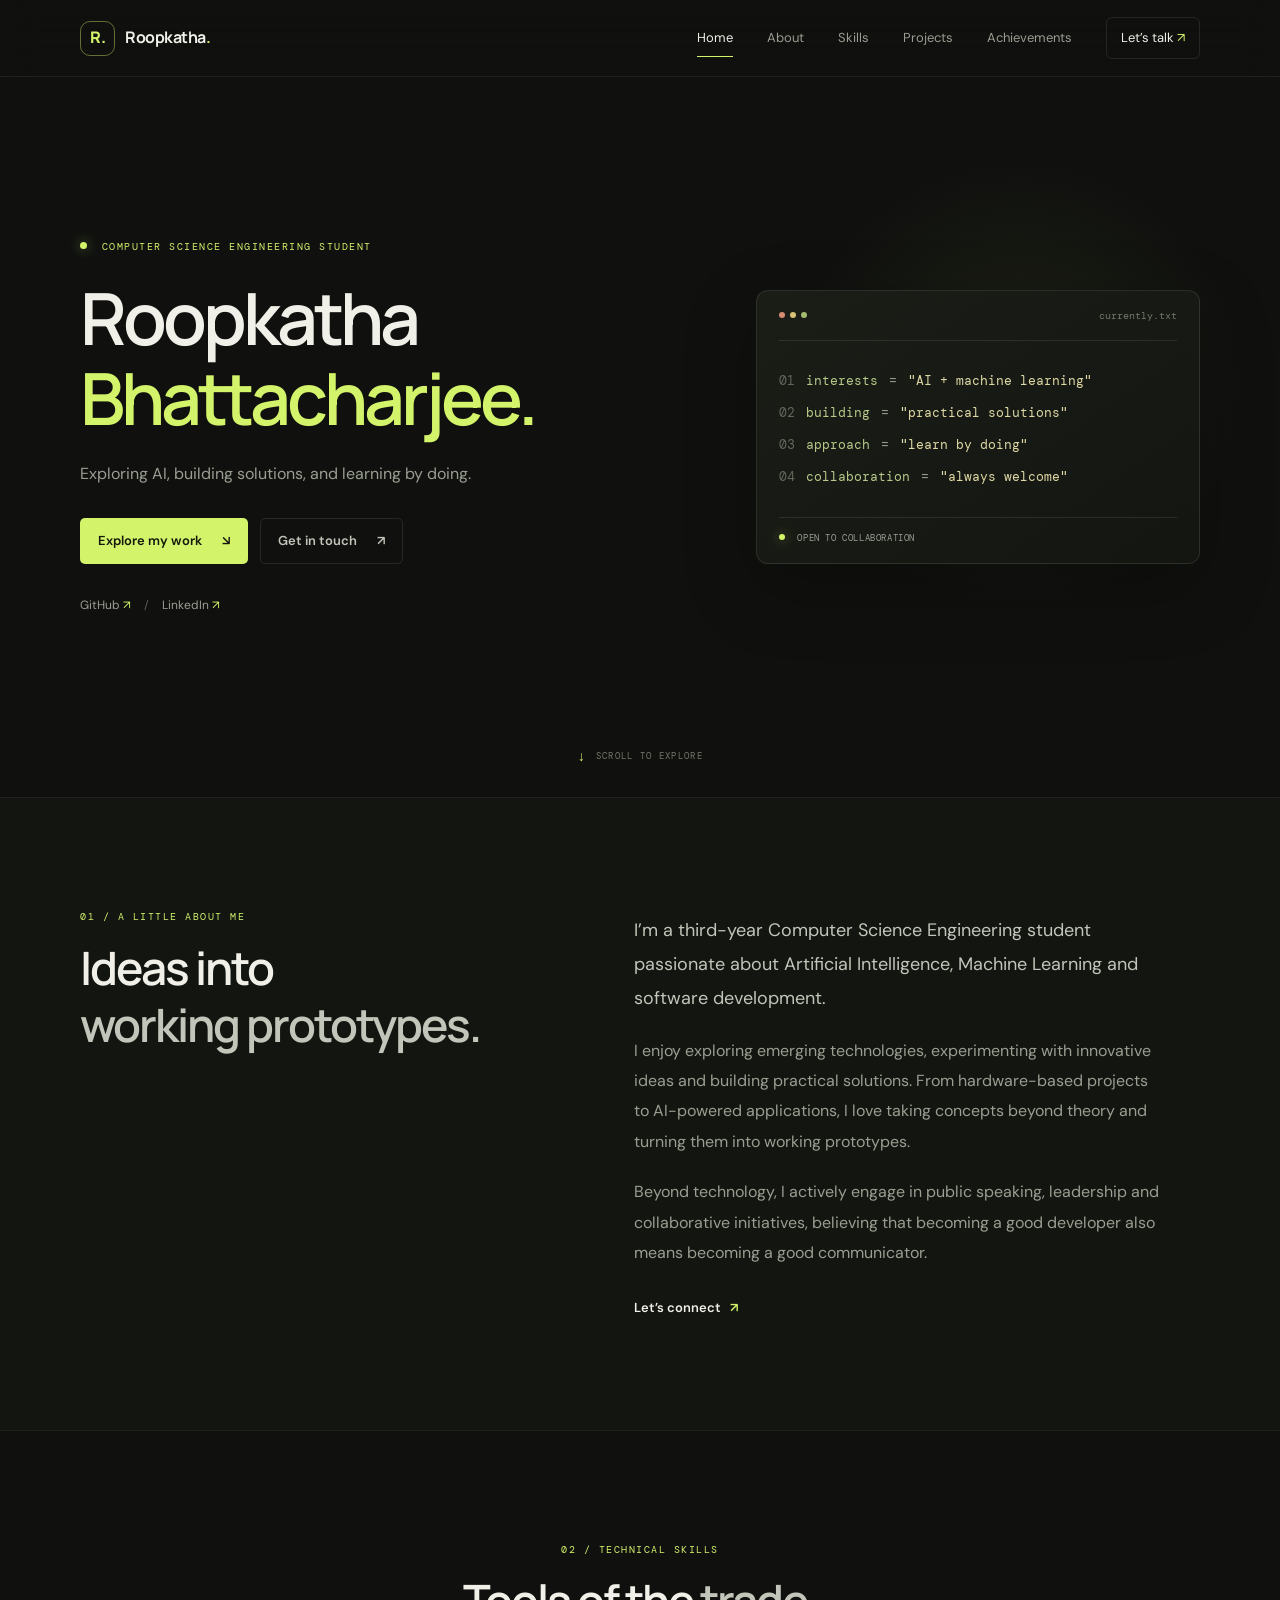
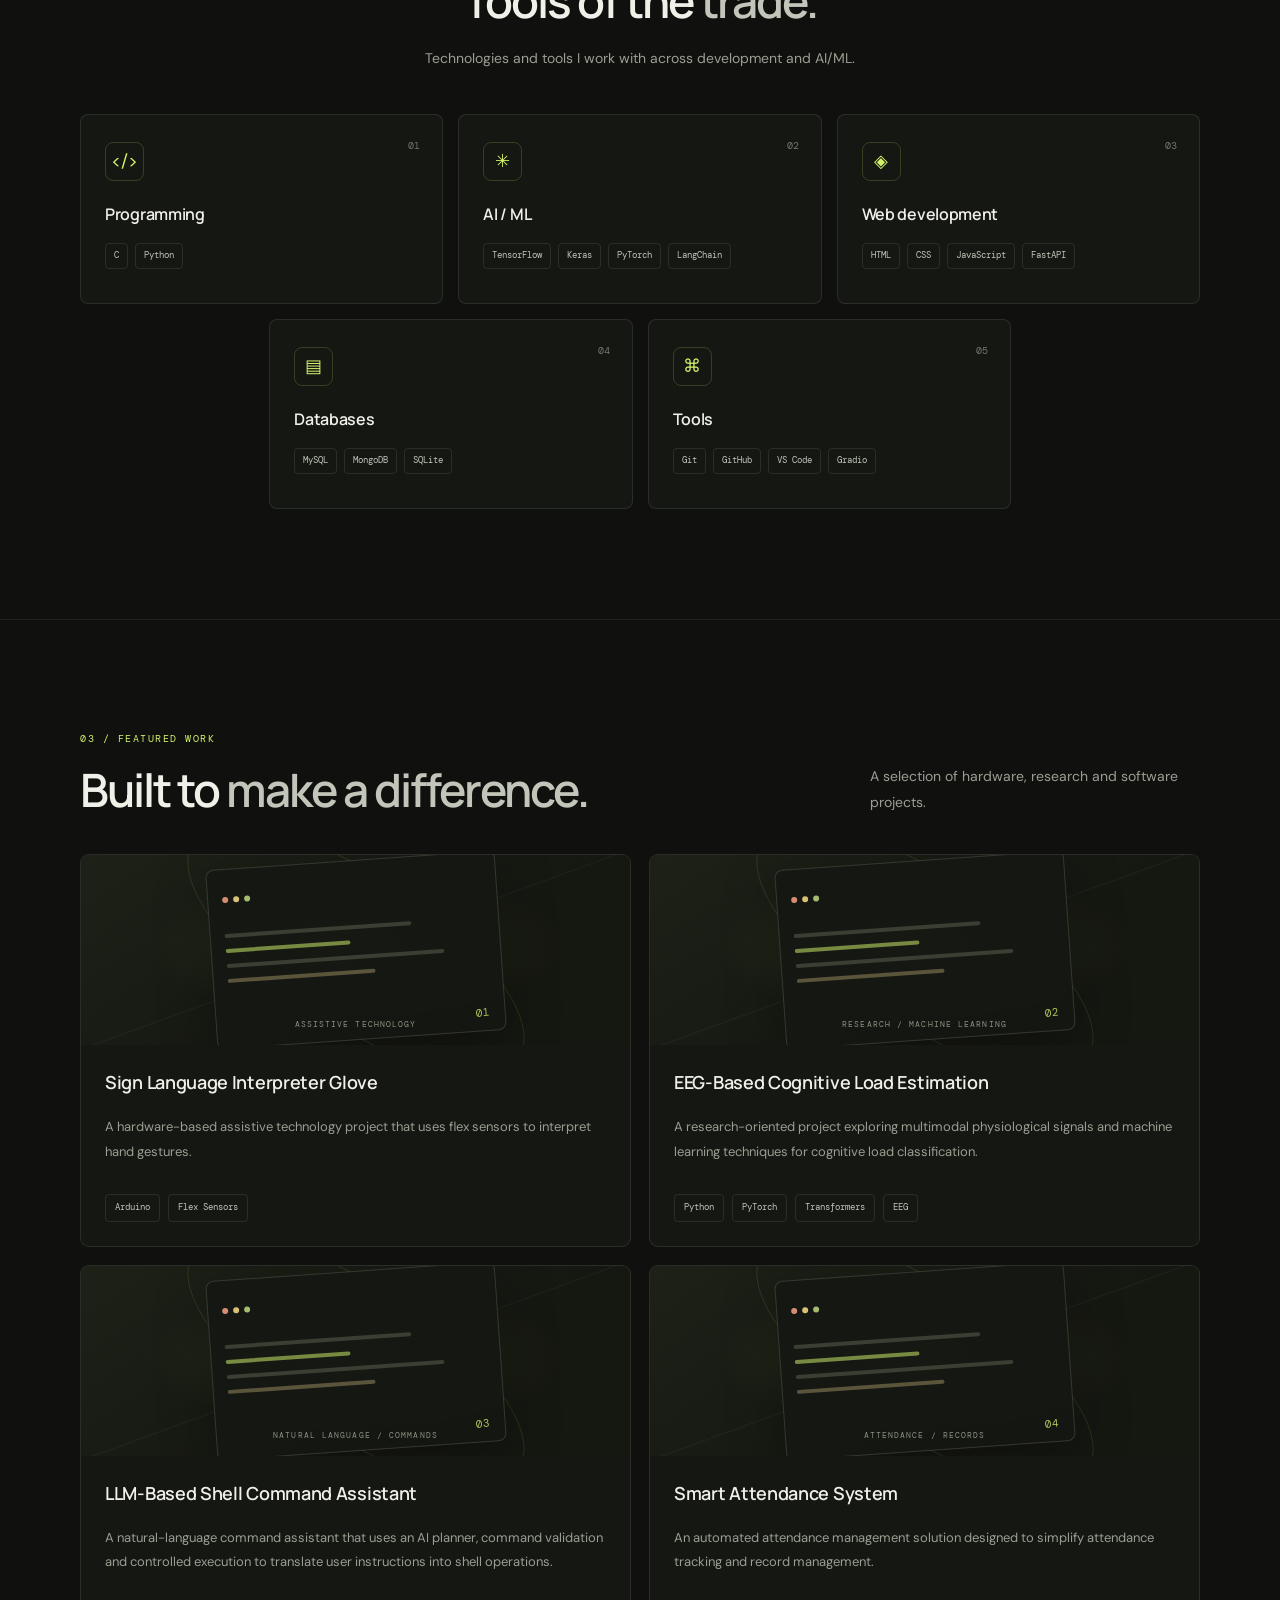
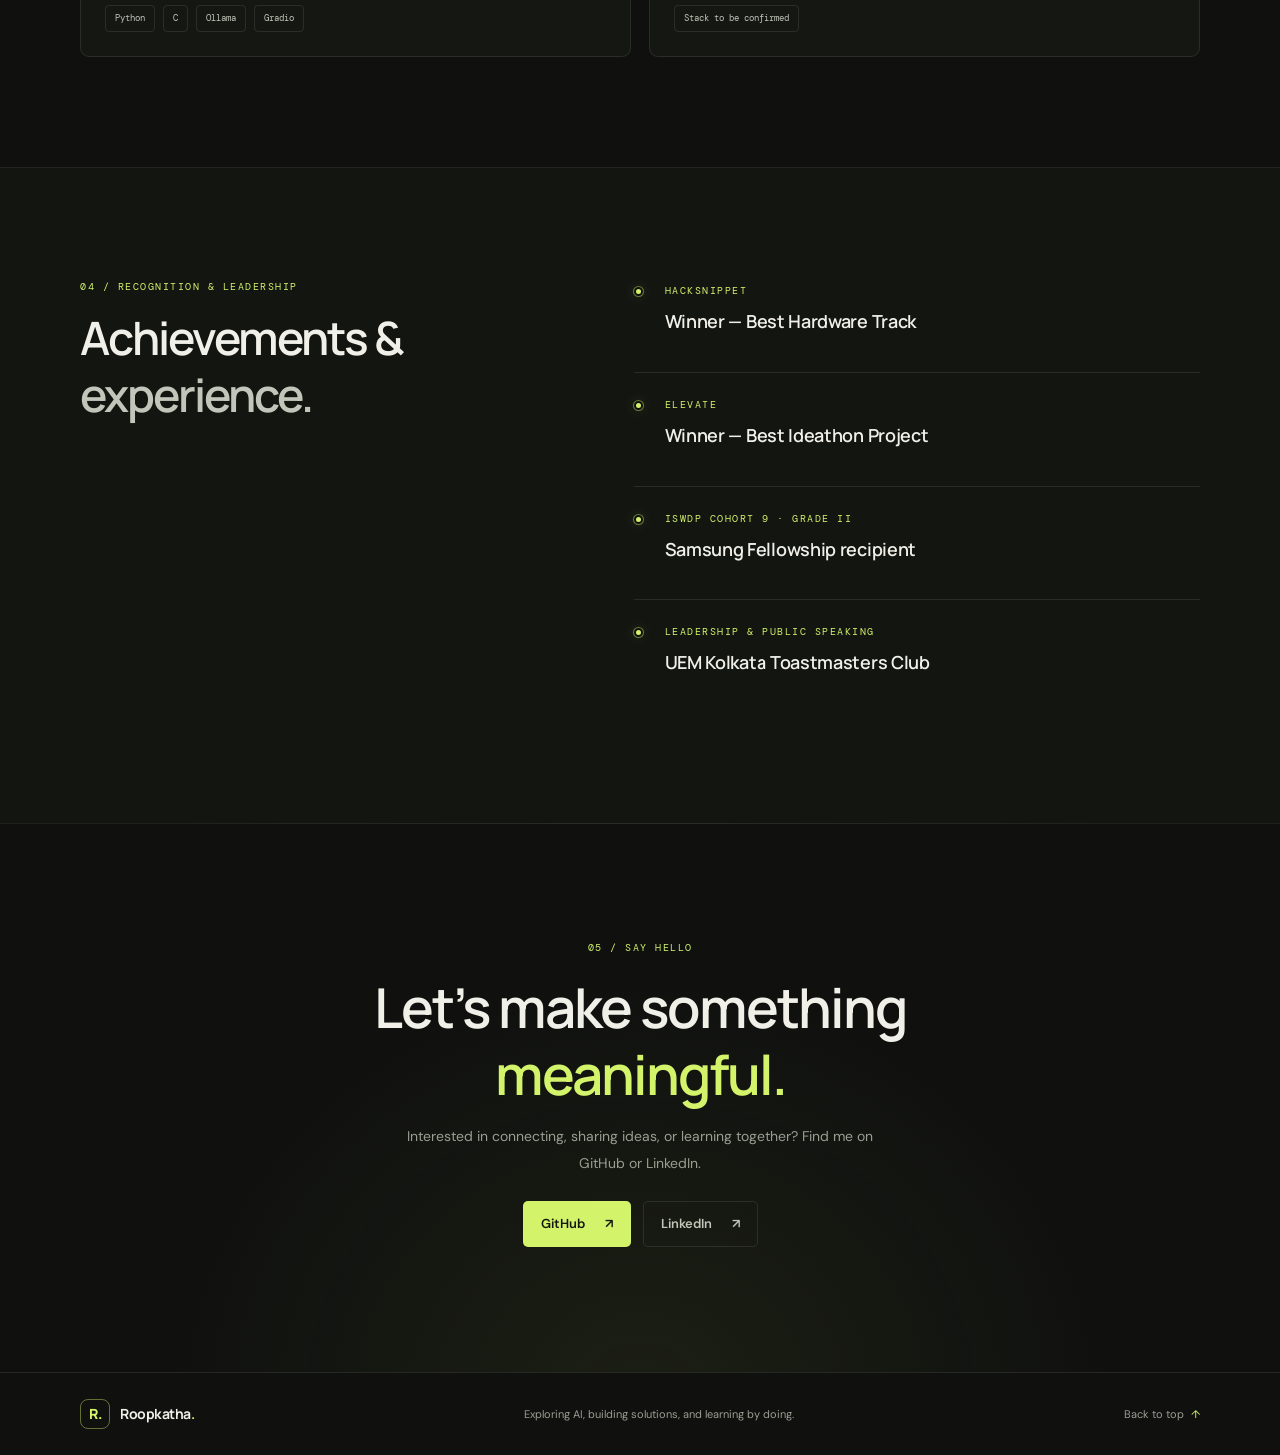
<file: 01-github-copilot-app/index.html>
<!DOCTYPE html>
<html lang="en">
  <head>
    <meta charset="UTF-8" />
    <meta name="viewport" content="width=device-width, initial-scale=1" />
    <meta
      name="description"
      content="The personal portfolio of Roopkatha Bhattacharjee, a Computer Science Engineering student exploring AI, building solutions, and learning by doing."
    />
    <meta name="theme-color" content="#10110f" />
    <title>Roopkatha Bhattacharjee — Developer Portfolio</title>
    <link rel="preconnect" href="https://fonts.googleapis.com" />
    <link rel="preconnect" href="https://fonts.gstatic.com" crossorigin />
    <link
      href="https://fonts.googleapis.com/css2?family=DM+Mono:wght@400;500&family=DM+Sans:wght@400;500;600;700&family=Manrope:wght@400;500;600;700;800&display=swap"
      rel="stylesheet"
    />
    <link rel="stylesheet" href="style.css" />
    <script src="script.js" defer></script>
  </head>
  <body>
    <a class="skip-link" href="#main">Skip to content</a>

    <header class="site-header">
      <nav class="navigation container" aria-label="Main navigation">
        <a class="brand" href="#home" aria-label="Roopkatha Bhattacharjee, home">
          <span class="brand-mark" aria-hidden="true">R.</span>
          <span class="brand-name">Roopkatha<span>.</span></span>
        </a>

        <button
          class="menu-toggle"
          type="button"
          aria-label="Open navigation menu"
          aria-expanded="false"
          aria-controls="primary-menu"
        >
          <span></span>
          <span></span>
        </button>

        <div class="navigation-menu" id="primary-menu">
          <a class="navigation-link is-active" href="#home">Home</a>
          <a class="navigation-link" href="#about">About</a>
          <a class="navigation-link" href="#skills">Skills</a>
          <a class="navigation-link" href="#projects">Projects</a>
          <a class="navigation-link" href="#journey">Achievements</a>
          <a class="navigation-contact" href="#contact">Let’s talk <span aria-hidden="true">↗</span></a>
        </div>
      </nav>
    </header>

    <main id="main">
      <section class="hero section-shell" id="home" aria-labelledby="hero-title">
        <div class="hero-glow" aria-hidden="true"></div>
        <div class="container hero-layout">
          <div class="hero-copy">
            <p class="eyebrow"><span class="status-dot"></span> COMPUTER SCIENCE ENGINEERING STUDENT</p>
            <h1 id="hero-title">Roopkatha<br /><span>Bhattacharjee.</span></h1>
            <p class="hero-description">Exploring AI, building solutions, and learning by doing.</p>
            <div class="hero-actions">
              <a class="button button-primary" href="#projects">Explore my work <span aria-hidden="true">↘</span></a>
              <a class="button button-secondary" href="#contact">Get in touch <span aria-hidden="true">↗</span></a>
            </div>
            <div class="hero-socials" aria-label="Social profiles">
              <a href="https://github.com/Ro-opkatha" target="_blank" rel="noopener noreferrer">
                GitHub <span aria-hidden="true">↗</span>
              </a>
              <span class="social-divider" aria-hidden="true">/</span>
              <a
                href="https://www.linkedin.com/in/roopkatha-bhattacharjee-212216328"
                target="_blank"
                rel="noopener noreferrer"
              >
                LinkedIn <span aria-hidden="true">↗</span>
              </a>
            </div>
          </div>

          <aside class="hero-card" aria-label="Areas I’m exploring">
            <div class="card-topline">
              <span class="window-dots" aria-hidden="true"><i></i><i></i><i></i></span>
              <span>currently.txt</span>
            </div>
            <div class="card-content">
              <p><span class="code-number">01</span><span class="code-key">interests</span> <span class="code-punctuation">=</span> <span class="code-value">"AI + machine learning"</span></p>
              <p><span class="code-number">02</span><span class="code-key">building</span> <span class="code-punctuation">=</span> <span class="code-value">"practical solutions"</span></p>
              <p><span class="code-number">03</span><span class="code-key">approach</span> <span class="code-punctuation">=</span> <span class="code-value">"learn by doing"</span></p>
              <p><span class="code-number">04</span><span class="code-key">collaboration</span> <span class="code-punctuation">=</span> <span class="code-value">"always welcome"</span></p>
            </div>
            <div class="card-bottomline"><span class="status-dot"></span> OPEN TO COLLABORATION</div>
          </aside>
        </div>
        <a class="scroll-cue" href="#about"><span aria-hidden="true">↓</span> SCROLL TO EXPLORE</a>
      </section>

      <section class="section section-about" id="about" aria-labelledby="about-title">
        <div class="container section-grid">
          <div class="section-heading">
            <p class="eyebrow">01 / A LITTLE ABOUT ME</p>
            <h2 id="about-title">Ideas into<br /><span>working prototypes.</span></h2>
          </div>
          <div class="about-copy">
            <p>
              I’m a third-year Computer Science Engineering student passionate about Artificial
              Intelligence, Machine Learning and software development.
            </p>
            <p>
              I enjoy exploring emerging technologies, experimenting with innovative ideas and
              building practical solutions. From hardware-based projects to AI-powered
              applications, I love taking concepts beyond theory and turning them into working
              prototypes.
            </p>
            <p>
              Beyond technology, I actively engage in public speaking, leadership and collaborative
              initiatives, believing that becoming a good developer also means becoming a good
              communicator.
            </p>
            <a class="text-link" href="#contact">Let’s connect <span aria-hidden="true">↗</span></a>
          </div>
        </div>
      </section>

      <section class="section section-skills" id="skills" aria-labelledby="skills-title">
        <div class="container">
          <div class="section-heading section-heading-centered">
            <p class="eyebrow">02 / TECHNICAL SKILLS</p>
            <h2 id="skills-title">Tools of the <span>trade.</span></h2>
            <p class="section-intro">Technologies and tools I work with across development and AI/ML.</p>
          </div>
          <div class="skills-grid">
            <article class="skill-card">
              <span class="skill-index">01</span>
              <span class="skill-icon" aria-hidden="true">&lt;/&gt;</span>
              <h3>Programming</h3>
              <div class="skill-tags"><span>C</span><span>Python</span></div>
            </article>
            <article class="skill-card">
              <span class="skill-index">02</span>
              <span class="skill-icon" aria-hidden="true">✳</span>
              <h3>AI / ML</h3>
              <div class="skill-tags"><span>TensorFlow</span><span>Keras</span><span>PyTorch</span><span>LangChain</span></div>
            </article>
            <article class="skill-card">
              <span class="skill-index">03</span>
              <span class="skill-icon" aria-hidden="true">◈</span>
              <h3>Web development</h3>
              <div class="skill-tags"><span>HTML</span><span>CSS</span><span>JavaScript</span><span>FastAPI</span></div>
            </article>
            <article class="skill-card">
              <span class="skill-index">04</span>
              <span class="skill-icon" aria-hidden="true">▤</span>
              <h3>Databases</h3>
              <div class="skill-tags"><span>MySQL</span><span>MongoDB</span><span>SQLite</span></div>
            </article>
            <article class="skill-card">
              <span class="skill-index">05</span>
              <span class="skill-icon" aria-hidden="true">⌘</span>
              <h3>Tools</h3>
              <div class="skill-tags"><span>Git</span><span>GitHub</span><span>VS Code</span><span>Gradio</span></div>
            </article>
          </div>
        </div>
      </section>

      <section class="section section-projects" id="projects" aria-labelledby="projects-title">
        <div class="container">
          <div class="section-heading section-heading-row">
            <div>
              <p class="eyebrow">03 / FEATURED WORK</p>
              <h2 id="projects-title">Built to <span>make a difference.</span></h2>
            </div>
            <p class="section-intro">A selection of hardware, research and software projects.</p>
          </div>
          <div class="projects-grid">
            <article class="project-card">
              <div class="project-visual" aria-hidden="true">
                <div class="project-window">
                  <span class="window-dots"><i></i><i></i><i></i></span>
                  <div class="project-window-lines"><span></span><span></span><span></span><span></span></div>
                  <span class="project-window-mark">01</span>
                </div>
                <span class="project-orbit project-orbit-one"></span>
                <span class="project-orbit project-orbit-two"></span>
                <span class="project-visual-label">ASSISTIVE TECHNOLOGY</span>
              </div>
              <div class="project-information">
                <h3>Sign Language Interpreter Glove</h3>
                <p>A hardware-based assistive technology project that uses flex sensors to interpret hand gestures.</p>
                <div class="project-meta" aria-label="Technologies">
                  <span>Arduino</span><span>Flex Sensors</span>
                </div>
              </div>
            </article>
            <article class="project-card">
              <div class="project-visual" aria-hidden="true">
                <div class="project-window">
                  <span class="window-dots"><i></i><i></i><i></i></span>
                  <div class="project-window-lines"><span></span><span></span><span></span><span></span></div>
                  <span class="project-window-mark">02</span>
                </div>
                <span class="project-orbit project-orbit-one"></span>
                <span class="project-orbit project-orbit-two"></span>
                <span class="project-visual-label">RESEARCH / MACHINE LEARNING</span>
              </div>
              <div class="project-information">
                <h3>EEG-Based Cognitive Load Estimation</h3>
                <p>A research-oriented project exploring multimodal physiological signals and machine learning techniques for cognitive load classification.</p>
                <div class="project-meta" aria-label="Technologies">
                  <span>Python</span><span>PyTorch</span><span>Transformers</span><span>EEG</span>
                </div>
              </div>
            </article>
            <article class="project-card">
              <div class="project-visual" aria-hidden="true">
                <div class="project-window">
                  <span class="window-dots"><i></i><i></i><i></i></span>
                  <div class="project-window-lines"><span></span><span></span><span></span><span></span></div>
                  <span class="project-window-mark">03</span>
                </div>
                <span class="project-orbit project-orbit-one"></span>
                <span class="project-orbit project-orbit-two"></span>
                <span class="project-visual-label">NATURAL LANGUAGE / COMMANDS</span>
              </div>
              <div class="project-information">
                <h3>LLM-Based Shell Command Assistant</h3>
                <p>A natural-language command assistant that uses an AI planner, command validation and controlled execution to translate user instructions into shell operations.</p>
                <div class="project-meta" aria-label="Technologies">
                  <span>Python</span><span>C</span><span>Ollama</span><span>Gradio</span>
                </div>
              </div>
            </article>
            <article class="project-card">
              <div class="project-visual" aria-hidden="true">
                <div class="project-window">
                  <span class="window-dots"><i></i><i></i><i></i></span>
                  <div class="project-window-lines"><span></span><span></span><span></span><span></span></div>
                  <span class="project-window-mark">04</span>
                </div>
                <span class="project-orbit project-orbit-one"></span>
                <span class="project-orbit project-orbit-two"></span>
                <span class="project-visual-label">ATTENDANCE / RECORDS</span>
              </div>
              <div class="project-information">
                <h3>Smart Attendance System</h3>
                <p>An automated attendance management solution designed to simplify attendance tracking and record management.</p>
                <div class="project-meta" aria-label="Technologies; update when confirmed">
                  <!-- Replace this editable stack label with confirmed technologies when available. -->
                  <span>Stack to be confirmed</span>
                </div>
              </div>
            </article>
          </div>
        </div>
      </section>

      <section class="section section-journey" id="journey" aria-labelledby="journey-title">
        <div class="container section-grid">
          <div class="section-heading">
            <p class="eyebrow">04 / RECOGNITION &amp; LEADERSHIP</p>
            <h2 id="journey-title">Achievements &amp;<br /><span>experience.</span></h2>
          </div>
          <div class="journey-content">
            <article class="journey-entry">
              <span class="journey-marker" aria-hidden="true"></span>
              <div>
                <p class="eyebrow">HACKSNIPPET</p>
                <h3>Winner — Best Hardware Track</h3>
              </div>
            </article>
            <article class="journey-entry">
              <span class="journey-marker" aria-hidden="true"></span>
              <div>
                <p class="eyebrow">ELEVATE</p>
                <h3>Winner — Best Ideathon Project</h3>
              </div>
            </article>
            <article class="journey-entry">
              <span class="journey-marker" aria-hidden="true"></span>
              <div>
                <p class="eyebrow">ISWDP COHORT 9 · GRADE II</p>
                <h3>Samsung Fellowship recipient</h3>
              </div>
            </article>
            <article class="journey-entry">
              <span class="journey-marker" aria-hidden="true"></span>
              <div>
                <p class="eyebrow">LEADERSHIP &amp; PUBLIC SPEAKING</p>
                <h3>UEM Kolkata Toastmasters Club</h3>
              </div>
            </article>
          </div>
        </div>
      </section>

      <section class="section section-contact" id="contact" aria-labelledby="contact-title">
        <div class="container contact-content">
          <p class="eyebrow">05 / SAY HELLO</p>
          <h2 id="contact-title">Let’s make something <span>meaningful.</span></h2>
          <p>
            Interested in connecting, sharing ideas, or learning together? Find me on GitHub or
            LinkedIn.
          </p>
          <div class="contact-links">
            <a
              class="button button-primary"
              href="https://github.com/Ro-opkatha"
              target="_blank"
              rel="noopener noreferrer"
            >
              GitHub <span aria-hidden="true">↗</span>
            </a>
            <a
              class="button button-secondary"
              href="https://www.linkedin.com/in/roopkatha-bhattacharjee-212216328"
              target="_blank"
              rel="noopener noreferrer"
            >
              LinkedIn <span aria-hidden="true">↗</span>
            </a>
          </div>
        </div>
      </section>
    </main>

    <footer class="site-footer">
      <div class="container footer-content">
        <a class="brand footer-brand" href="#home">
          <span class="brand-mark" aria-hidden="true">R.</span>
          <span class="brand-name">Roopkatha<span>.</span></span>
        </a>
        <p>Exploring AI, building solutions, and learning by doing.</p>
        <a class="back-to-top" href="#home">Back to top <span aria-hidden="true">↑</span></a>
      </div>
    </footer>
  </body>
</html>
</file>
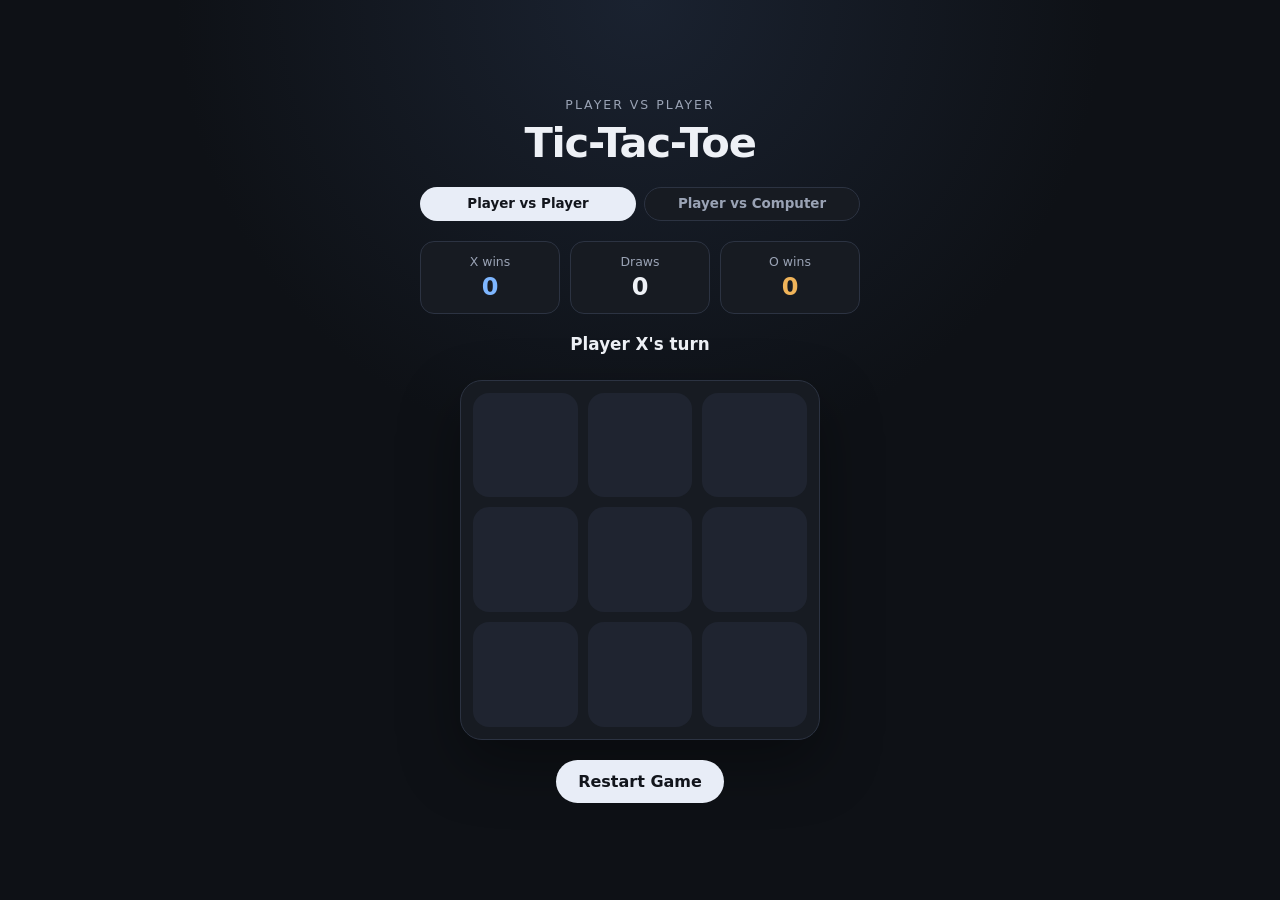
<file: 02-cursor-tic-tac-toe/index.html>
<!DOCTYPE html>
<html lang="en">
  <head>
    <meta charset="UTF-8" />
    <meta name="viewport" content="width=device-width, initial-scale=1.0" />
    <title>Tic-Tac-Toe</title>
    <link rel="stylesheet" href="style.css" />
  </head>
  <body>
    <main class="app">
      <header class="header">
        <p id="mode-label" class="eyebrow">Player vs player</p>
        <h1>Tic-Tac-Toe</h1>
      </header>

      <div class="controls">
        <div class="segmented" role="radiogroup" aria-label="Game mode">
          <button type="button" class="segment is-selected" data-mode="pvp" aria-pressed="true">
            Player vs Player
          </button>
          <button type="button" class="segment" data-mode="pvc" aria-pressed="false">
            Player vs Computer
          </button>
        </div>

        <div id="difficulty" class="segmented difficulties" role="radiogroup" aria-label="Difficulty" hidden>
          <button type="button" class="segment is-selected" data-difficulty="easy" aria-pressed="true">
            Easy
          </button>
          <button type="button" class="segment" data-difficulty="medium" aria-pressed="false">
            Medium
          </button>
          <button type="button" class="segment" data-difficulty="hard" aria-pressed="false">
            Hard
          </button>
        </div>
      </div>

      <section class="scoreboard" aria-label="Scoreboard">
        <div class="score score-x">
          <span id="score-x-label" class="score-label">X wins</span>
          <span id="score-x" class="score-value">0</span>
        </div>
        <div class="score score-draw">
          <span class="score-label">Draws</span>
          <span id="score-draws" class="score-value">0</span>
        </div>
        <div class="score score-o">
          <span id="score-o-label" class="score-label">O wins</span>
          <span id="score-o" class="score-value">0</span>
        </div>
      </section>

      <p id="status" class="status" role="status" aria-live="polite">
        Player X's turn
      </p>

      <div id="board" class="board" role="grid" aria-label="Tic-tac-toe board">
        <button type="button" class="cell" data-index="0" aria-label="Row 1, column 1"></button>
        <button type="button" class="cell" data-index="1" aria-label="Row 1, column 2"></button>
        <button type="button" class="cell" data-index="2" aria-label="Row 1, column 3"></button>
        <button type="button" class="cell" data-index="3" aria-label="Row 2, column 1"></button>
        <button type="button" class="cell" data-index="4" aria-label="Row 2, column 2"></button>
        <button type="button" class="cell" data-index="5" aria-label="Row 2, column 3"></button>
        <button type="button" class="cell" data-index="6" aria-label="Row 3, column 1"></button>
        <button type="button" class="cell" data-index="7" aria-label="Row 3, column 2"></button>
        <button type="button" class="cell" data-index="8" aria-label="Row 3, column 3"></button>
      </div>

      <button id="restart" class="restart" type="button">Restart Game</button>
    </main>

    <script src="script.js"></script>
  </body>
</html>
</file>
<file: 01-github-copilot-app/style.css>
:root {
  color-scheme: dark;
  --color-background: #10110f;
  --color-surface: #151713;
  --color-surface-raised: #191c17;
  --color-text: #f0f0e9;
  --color-muted: #9a9e91;
  --color-soft: #c2c5b9;
  --color-accent: #d3f36b;
  --color-border: rgba(235, 239, 221, 0.1);
  --font-body: "DM Sans", "Segoe UI", sans-serif;
  --font-heading: "Manrope", "Segoe UI", sans-serif;
  --font-mono: "DM Mono", Consolas, monospace;
  --container-width: 1120px;
}

* {
  box-sizing: border-box;
}

html {
  scroll-behavior: smooth;
  scroll-padding-top: 90px;
}

body {
  min-width: 0;
  margin: 0;
  background: var(--color-background);
  color: var(--color-text);
  font-family: var(--font-body);
  font-size: 16px;
  line-height: 1.7;
  -webkit-font-smoothing: antialiased;
}

body.menu-open {
  overflow: hidden;
}

a {
  color: inherit;
  text-decoration: none;
}

a:focus-visible,
button:focus-visible {
  outline: 2px solid var(--color-accent);
  outline-offset: 5px;
}

button {
  color: inherit;
  font: inherit;
}

::selection {
  background: var(--color-accent);
  color: var(--color-background);
}

.container {
  width: min(var(--container-width), calc(100% - 64px));
  margin-inline: auto;
}

.skip-link {
  position: fixed;
  z-index: 20;
  top: 12px;
  left: 12px;
  padding: 10px 14px;
  transform: translateY(-160%);
  background: var(--color-accent);
  color: var(--color-background);
  font-weight: 700;
}

.skip-link:focus {
  transform: translateY(0);
}

.site-header {
  position: sticky;
  z-index: 10;
  top: 0;
  border-bottom: 1px solid rgba(235, 239, 221, 0.07);
  background: rgba(16, 17, 15, 0.88);
  backdrop-filter: blur(18px);
}

.navigation {
  display: flex;
  min-height: 76px;
  align-items: center;
  justify-content: space-between;
}

.brand {
  display: inline-flex;
  align-items: center;
  gap: 10px;
}

.brand-mark {
  display: grid;
  width: 35px;
  height: 35px;
  place-items: center;
  border: 1px solid rgba(211, 243, 107, 0.42);
  border-radius: 10px;
  color: var(--color-accent);
  font-family: var(--font-heading);
  font-size: 16px;
  font-weight: 800;
}

.brand-name {
  font-family: var(--font-heading);
  font-size: 16px;
  font-weight: 700;
  letter-spacing: -0.5px;
}

.brand-name > span {
  color: var(--color-accent);
}

.navigation-menu {
  display: flex;
  align-items: center;
  gap: 34px;
}

.navigation-link {
  position: relative;
  color: var(--color-muted);
  font-size: 13px;
  transition: color 180ms ease;
}

.navigation-link:hover,
.navigation-link.is-active {
  color: var(--color-text);
}

.navigation-link.is-active::after {
  position: absolute;
  right: 0;
  bottom: -8px;
  left: 0;
  height: 1px;
  background: var(--color-accent);
  content: "";
}

.navigation-contact {
  padding: 9px 14px;
  border: 1px solid var(--color-border);
  border-radius: 6px;
  font-size: 13px;
  transition: border-color 180ms ease, color 180ms ease;
}

.navigation-contact:hover {
  border-color: var(--color-accent);
  color: var(--color-accent);
}

.navigation-contact span,
.text-link span,
.back-to-top span {
  color: var(--color-accent);
}

.menu-toggle {
  display: none;
}

.hero {
  position: relative;
  display: flex;
  min-height: min(720px, calc(100svh - 76px));
  align-items: center;
  overflow: hidden;
  padding: 90px 0 110px;
}

.hero-glow {
  position: absolute;
  top: 10%;
  right: 2%;
  width: 470px;
  height: 470px;
  border-radius: 50%;
  background: radial-gradient(circle, rgba(139, 165, 63, 0.1), transparent 68%);
  pointer-events: none;
}

.hero-layout {
  position: relative;
  display: grid;
  grid-template-columns: minmax(0, 1.15fr) minmax(300px, 0.85fr);
  align-items: center;
  gap: 75px;
}

.eyebrow {
  margin: 0;
  color: var(--color-accent);
  font-family: var(--font-mono);
  font-size: 10px;
  letter-spacing: 1.5px;
  line-height: 1.7;
}

.status-dot {
  display: inline-block;
  width: 7px;
  height: 7px;
  margin-right: 7px;
  border-radius: 50%;
  background: var(--color-accent);
  box-shadow: 0 0 12px rgba(211, 243, 107, 0.48);
  vertical-align: 1px;
}

.hero h1 {
  margin: 23px 0 22px;
  font-family: var(--font-heading);
  font-size: clamp(44px, 6vw, 72px);
  font-weight: 600;
  letter-spacing: -4px;
  line-height: 1.1;
}

.hero h1 > span,
.section-heading h2 > span,
.contact-content h2 > span {
  color: var(--color-accent);
}

.hero-description {
  max-width: 530px;
  margin: 0;
  color: var(--color-muted);
  font-size: 16px;
  line-height: 1.9;
}

.hero-description strong {
  color: var(--color-soft);
  font-weight: 600;
}

.hero-actions,
.contact-links {
  display: flex;
  flex-wrap: wrap;
  gap: 12px;
  margin-top: 29px;
}

.button {
  display: inline-flex;
  min-height: 46px;
  align-items: center;
  justify-content: center;
  gap: 20px;
  padding: 0 17px;
  border: 1px solid transparent;
  border-radius: 5px;
  font-size: 13px;
  font-weight: 600;
  transition: transform 180ms ease, background 180ms ease, border-color 180ms ease;
}

.button:hover {
  transform: translateY(-2px);
}

.button-primary {
  background: var(--color-accent);
  color: #14170c;
}

.button-primary:hover {
  background: #e0ff7b;
}

.button-secondary {
  border-color: var(--color-border);
  color: var(--color-soft);
}

.button-secondary:hover {
  border-color: rgba(211, 243, 107, 0.55);
}

.hero-socials {
  display: flex;
  align-items: center;
  gap: 13px;
  margin-top: 31px;
  color: var(--color-muted);
  font-size: 12px;
}

.hero-socials a:hover,
.back-to-top:hover {
  color: var(--color-accent);
}

.hero-socials a span {
  color: var(--color-accent);
}

.social-divider {
  color: #5b5e55;
}

.hero-card {
  position: relative;
  padding: 0 22px;
  border: 1px solid var(--color-border);
  border-radius: 12px;
  background: linear-gradient(145deg, rgba(27, 30, 23, 0.98), rgba(20, 22, 18, 0.98));
  box-shadow: 0 24px 70px rgba(0, 0, 0, 0.25);
}

.card-topline {
  display: flex;
  height: 50px;
  align-items: center;
  justify-content: space-between;
  border-bottom: 1px solid var(--color-border);
  color: #73776b;
  font-family: var(--font-mono);
  font-size: 10px;
}

.window-dots {
  display: inline-flex;
  gap: 5px;
}

.window-dots i {
  width: 6px;
  height: 6px;
  border-radius: 50%;
  background: #595c52;
}

.window-dots i:first-child {
  background: #d68c73;
}

.window-dots i:nth-child(2) {
  background: #d8c077;
}

.window-dots i:nth-child(3) {
  background: #a4bb70;
}

.card-content {
  padding: 19px 0;
}

.card-content p {
  display: flex;
  align-items: baseline;
  gap: 11px;
  margin: 10px 0;
  font-family: var(--font-mono);
  font-size: clamp(10px, 1.15vw, 13px);
  white-space: nowrap;
}

.code-number {
  color: #64685c;
}

.code-key {
  color: #b7c98a;
}

.code-punctuation {
  color: #95998e;
}

.code-value {
  color: #ded8a5;
}

.code-cursor {
  color: var(--color-accent);
  animation: blink 1.1s step-end infinite;
}

@keyframes blink {
  50% {
    opacity: 0;
  }
}

.card-bottomline {
  padding: 13px 0 17px;
  border-top: 1px solid var(--color-border);
  color: var(--color-muted);
  font-family: var(--font-mono);
  font-size: 9px;
  letter-spacing: 0.6px;
}

.card-bottomline .status-dot {
  width: 6px;
  height: 6px;
}

.scroll-cue {
  position: absolute;
  bottom: 28px;
  left: 50%;
  display: flex;
  align-items: center;
  gap: 9px;
  transform: translateX(-50%);
  color: #73776b;
  font-family: var(--font-mono);
  font-size: 9px;
  letter-spacing: 1.3px;
  transition: color 180ms ease;
}

.scroll-cue:hover {
  color: var(--color-accent);
}

.scroll-cue > span {
  color: var(--color-accent);
  font-size: 14px;
}

.section {
  padding: 110px 0;
  border-top: 1px solid rgba(235, 239, 221, 0.07);
}

.section-about,
.section-journey {
  background: #131511;
}

.section-grid {
  display: grid;
  grid-template-columns: minmax(0, 0.9fr) minmax(0, 1.1fr);
  align-items: start;
  gap: 90px;
}

.section-heading h2,
.contact-content h2 {
  margin: 15px 0 0;
  font-family: var(--font-heading);
  font-size: clamp(32px, 4vw, 46px);
  font-weight: 600;
  letter-spacing: -2px;
  line-height: 1.23;
}

.section-heading h2 > span {
  color: var(--color-soft);
}

.about-copy {
  max-width: 530px;
  padding-top: 5px;
}

.about-copy p,
.project-information > p:not(.eyebrow),
.journey-entry > div > p:not(.eyebrow),
.contact-content > p:not(.eyebrow) {
  color: var(--color-muted);
  line-height: 1.9;
}

.about-copy p:first-child {
  margin-top: 0;
  color: var(--color-soft);
  font-size: 18px;
}

.about-copy p + p {
  margin-top: 20px;
}

.text-link {
  display: inline-flex;
  align-items: center;
  gap: 9px;
  margin-top: 13px;
  font-size: 13px;
  font-weight: 600;
}

.text-link:hover span {
  transform: translate(2px, -2px);
}

.text-link span {
  transition: transform 180ms ease;
}

.section-heading-centered {
  max-width: 620px;
  margin: 0 auto 43px;
  text-align: center;
}

.section-heading-centered .section-intro {
  max-width: 490px;
  margin: 16px auto 0;
}

.section-intro {
  color: var(--color-muted);
  font-size: 14px;
  line-height: 1.8;
}

.skills-grid {
  display: grid;
  grid-template-columns: repeat(6, minmax(0, 1fr));
  gap: 15px;
}

.skill-card {
  position: relative;
  grid-column: span 2;
  min-height: 190px;
  padding: 27px 24px 23px;
  border: 1px solid var(--color-border);
  border-radius: 8px;
  background: var(--color-surface);
  transition: border-color 180ms ease, transform 180ms ease;
}

.skill-card:hover {
  transform: translateY(-4px);
  border-color: rgba(211, 243, 107, 0.35);
}

.skill-card:nth-child(4) {
  grid-column: 2 / span 2;
}

.skill-card:nth-child(5) {
  grid-column: 4 / span 2;
}

.skill-index {
  position: absolute;
  top: 22px;
  right: 22px;
  color: #73776b;
  font-family: var(--font-mono);
  font-size: 10px;
}

.skill-icon {
  display: grid;
  width: 39px;
  height: 39px;
  place-items: center;
  border: 1px solid rgba(211, 243, 107, 0.18);
  border-radius: 8px;
  color: var(--color-accent);
  font-size: 18px;
}

.skill-card h3,
.project-information h3,
.journey-entry h3 {
  margin: 20px 0 8px;
  font-family: var(--font-heading);
  font-size: 16px;
  font-weight: 600;
  letter-spacing: -0.3px;
}

.skill-tags {
  display: flex;
  flex-wrap: wrap;
  gap: 7px;
  margin-top: 15px;
}

.skill-tags span {
  padding: 4px 8px;
  border: 1px solid var(--color-border);
  border-radius: 4px;
  color: var(--color-soft);
  font-family: var(--font-mono);
  font-size: 9px;
}

.section-heading-row {
  display: flex;
  align-items: end;
  justify-content: space-between;
  gap: 30px;
  margin-bottom: 35px;
}

.section-heading-row .section-intro {
  max-width: 330px;
  margin: 0 0 4px;
}

.projects-grid {
  display: grid;
  grid-template-columns: repeat(2, minmax(0, 1fr));
  align-items: stretch;
  gap: 18px;
}

.project-card {
  display: flex;
  min-width: 0;
  flex-direction: column;
  overflow: hidden;
  border: 1px solid var(--color-border);
  border-radius: 9px;
  background: var(--color-surface);
  transition: border-color 180ms ease, transform 180ms ease;
}

.project-card:hover {
  transform: translateY(-3px);
  border-color: rgba(211, 243, 107, 0.3);
}

.project-visual {
  position: relative;
  display: grid;
  min-height: 190px;
  overflow: hidden;
  place-items: center;
  background:
    radial-gradient(ellipse at 50% 48%, rgba(119, 142, 57, 0.19), transparent 54%),
    linear-gradient(145deg, #1d2117, #151711 65%);
}

.project-visual::before,
.project-visual::after {
  position: absolute;
  width: 1px;
  height: 140%;
  background: rgba(236, 240, 218, 0.045);
  content: "";
  transform: rotate(38deg);
}

.project-visual::after {
  width: 140%;
  height: 1px;
  transform: rotate(-20deg);
}

.project-window {
  position: relative;
  z-index: 1;
  width: min(68%, 290px);
  min-height: 180px;
  padding: 14px;
  border: 1px solid rgba(232, 238, 210, 0.15);
  border-radius: 8px;
  background: rgba(21, 23, 19, 0.92);
  box-shadow: 0 16px 55px rgba(0, 0, 0, 0.28);
  transform: rotate(-4deg);
  transition: transform 280ms ease;
}

.project-card:hover .project-window {
  transform: rotate(0) translateY(-4px);
}

.project-window-lines {
  display: flex;
  flex-direction: column;
  gap: 11px;
  margin-top: 23px;
}

.project-window-lines span {
  width: 72%;
  height: 4px;
  border-radius: 4px;
  background: rgba(217, 226, 190, 0.19);
}

.project-window-lines span:nth-child(2) {
  width: 48%;
  background: rgba(211, 243, 107, 0.52);
}

.project-window-lines span:nth-child(3) {
  width: 84%;
}

.project-window-lines span:nth-child(4) {
  width: 57%;
  background: rgba(193, 176, 120, 0.4);
}

.project-window-mark {
  position: absolute;
  right: 15px;
  bottom: 8px;
  color: rgba(211, 243, 107, 0.8);
  font-family: var(--font-mono);
  font-size: 11px;
}

.project-orbit {
  position: absolute;
  width: 310px;
  height: 100px;
  border: 1px solid rgba(211, 243, 107, 0.12);
  border-radius: 50%;
  transform: rotate(-30deg);
}

.project-orbit-two {
  width: 390px;
  height: 150px;
  transform: rotate(33deg);
}

.project-visual-label {
  position: absolute;
  z-index: 1;
  right: 15px;
  bottom: 13px;
  left: 15px;
  color: rgba(220, 226, 202, 0.6);
  font-family: var(--font-mono);
  font-size: 8px;
  letter-spacing: 1.1px;
  text-align: center;
}

.project-information {
  display: flex;
  flex: 1;
  flex-direction: column;
  padding: 24px;
}

.project-information h3 {
  margin: 0 0 8px;
  font-size: 18px;
  line-height: 1.45;
}

.project-information > p:not(.eyebrow) {
  margin: 12px 0;
  font-size: 13px;
}

.project-meta {
  display: flex;
  flex-wrap: wrap;
  gap: 8px;
  margin: auto 0 0;
  padding-top: 18px;
}

.project-meta span {
  padding: 5px 9px;
  border: 1px solid var(--color-border);
  border-radius: 4px;
  color: var(--color-soft);
  font-family: var(--font-mono);
  font-size: 9px;
}

.journey-content {
  padding-top: 4px;
}

.journey-entry {
  display: grid;
  grid-template-columns: 12px 1fr;
  gap: 19px;
  padding: 0 0 29px;
}

.journey-entry + .journey-entry {
  padding-top: 23px;
  border-top: 1px solid var(--color-border);
}

.journey-marker {
  width: 9px;
  height: 9px;
  margin-top: 5px;
  border: 2px solid var(--color-background);
  border-radius: 50%;
  background: var(--color-accent);
  box-shadow: 0 0 0 1px rgba(211, 243, 107, 0.44), 0 0 14px rgba(211, 243, 107, 0.2);
}

.journey-entry h3 {
  margin: 7px 0 6px;
  font-size: 18px;
}

.journey-entry > div > p:not(.eyebrow) {
  margin: 0;
  font-size: 13px;
}

.journey-note {
  display: flex;
  gap: 10px;
  margin: 0;
  padding: 17px;
  border: 1px solid var(--color-border);
  border-radius: 6px;
  color: var(--color-muted);
  font-size: 12px;
  line-height: 1.8;
}

.journey-note > span {
  color: var(--color-accent);
}

.section-contact {
  padding: 115px 0 125px;
  background:
    radial-gradient(ellipse at 50% 105%, rgba(129, 153, 64, 0.1), transparent 52%),
    var(--color-background);
  text-align: center;
}

.contact-content {
  max-width: 690px;
}

.contact-content h2 {
  margin: 18px 0 14px;
  font-size: clamp(35px, 5vw, 55px);
}

.contact-content > p:not(.eyebrow) {
  max-width: 500px;
  margin: 0 auto;
  font-size: 14px;
}

.contact-links {
  justify-content: center;
  margin-top: 25px;
}

.site-footer {
  border-top: 1px solid var(--color-border);
}

.footer-content {
  display: flex;
  min-height: 82px;
  align-items: center;
  justify-content: space-between;
  gap: 20px;
}

.footer-brand .brand-mark {
  width: 30px;
  height: 30px;
  border-radius: 8px;
  font-size: 14px;
}

.footer-brand .brand-name {
  font-size: 14px;
}

.footer-content > p,
.back-to-top {
  color: var(--color-muted);
  font-size: 11px;
}

.footer-content > p {
  margin: 0;
}

.back-to-top {
  display: inline-flex;
  align-items: center;
  gap: 7px;
  transition: color 180ms ease;
}

@media (min-width: 1500px) {
  .hero {
    min-height: 760px;
  }
}

@media (max-width: 900px) {
  .container {
    width: min(var(--container-width), calc(100% - 48px));
  }

  .navigation-menu {
    gap: 20px;
  }

  .hero-layout {
    grid-template-columns: minmax(0, 1fr) minmax(270px, 0.85fr);
    gap: 38px;
  }

  .hero h1 {
    font-size: clamp(42px, 6vw, 58px);
    letter-spacing: -3px;
  }

  .section-grid {
    gap: 48px;
  }

  .skill-card {
    padding-inline: 18px;
  }

}

@media (max-width: 700px) {
  html {
    scroll-padding-top: 72px;
  }

  .container {
    width: calc(100% - 40px);
  }

  .navigation {
    min-height: 68px;
  }

  .menu-toggle {
    position: relative;
    z-index: 12;
    display: flex;
    width: 42px;
    height: 42px;
    flex-direction: column;
    align-items: center;
    justify-content: center;
    gap: 6px;
    border: 1px solid var(--color-border);
    border-radius: 6px;
    background: transparent;
    cursor: pointer;
  }

  .menu-toggle span {
    width: 16px;
    height: 1px;
    background: var(--color-text);
    transition: transform 180ms ease;
  }

  .menu-toggle[aria-expanded="true"] span:first-child {
    transform: translateY(3.5px) rotate(45deg);
  }

  .menu-toggle[aria-expanded="true"] span:last-child {
    transform: translateY(-3.5px) rotate(-45deg);
  }

  .navigation-menu {
    position: fixed;
    z-index: 11;
    inset: 68px 0 0;
    display: flex;
    align-items: stretch;
    flex-direction: column;
    gap: 0;
    padding: 17px 24px 30px;
    background: rgba(16, 17, 15, 0.98);
    opacity: 0;
    pointer-events: none;
    transform: translateY(-8px);
    visibility: hidden;
    transition: opacity 180ms ease, transform 180ms ease, visibility 180ms;
  }

  .navigation-menu.is-open {
    opacity: 1;
    pointer-events: auto;
    transform: translateY(0);
    visibility: visible;
  }

  .navigation-link {
    padding: 16px 0;
    border-bottom: 1px solid var(--color-border);
    font-size: 16px;
  }

  .navigation-link.is-active::after {
    display: none;
  }

  .navigation-contact {
    align-self: flex-start;
    margin-top: 21px;
  }

  .hero {
    min-height: auto;
    padding: 85px 0 104px;
  }

  .hero-glow {
    top: 0;
    right: -200px;
    width: 380px;
    height: 380px;
  }

  .hero-layout {
    grid-template-columns: 1fr;
    gap: 43px;
  }

  .hero h1 {
    margin-top: 19px;
    font-size: clamp(45px, 10vw, 65px);
    letter-spacing: -3px;
  }

  .hero-description {
    font-size: 15px;
  }

  .hero-card {
    max-width: 470px;
  }

  .card-content p {
    font-size: 12px;
  }

  .scroll-cue {
    bottom: 25px;
  }

  .section {
    padding: 80px 0;
  }

  .section-grid {
    grid-template-columns: 1fr;
    gap: 25px;
  }

  .section-heading h2 {
    font-size: clamp(33px, 8vw, 42px);
  }

  .about-copy {
    max-width: 620px;
  }

  .skills-grid {
    grid-template-columns: 1fr;
    gap: 11px;
  }

  .skill-card {
    grid-column: auto;
    min-height: auto;
    padding: 22px;
  }

  .skill-card:nth-child(4),
  .skill-card:nth-child(5) {
    grid-column: auto;
  }

  .section-heading-row {
    display: block;
    margin-bottom: 26px;
  }

  .section-heading-row .section-intro {
    margin-top: 12px;
  }

  .projects-grid {
    grid-template-columns: 1fr;
  }

  .project-visual {
    min-height: 260px;
  }

  .project-information {
    padding: 24px;
  }

  .section-contact {
    padding: 87px 0 95px;
  }

  .contact-content h2 {
    font-size: clamp(36px, 9vw, 48px);
  }
}

@media (max-width: 420px) {
  .container {
    width: calc(100% - 32px);
  }

  .hero h1 {
    font-size: 43px;
    letter-spacing: -2.6px;
  }

  .hero-actions {
    align-items: stretch;
    flex-direction: column;
  }

  @media (max-width: 360px) {
    .hero h1 {
      font-size: 37px;
      letter-spacing: -2.3px;
    }
  }

  .hero-actions .button {
    justify-content: space-between;
  }

  .card-content p {
    gap: 8px;
    font-size: 10px;
  }

  .footer-content {
    min-height: 105px;
    flex-wrap: wrap;
    justify-content: space-between;
    gap: 6px 12px;
    padding-block: 17px;
  }

  .footer-content > p {
    order: 1;
    width: 100%;
  }
}

@media (prefers-reduced-motion: reduce) {
  *,
  *::before,
  *::after {
    scroll-behavior: auto !important;
    animation-duration: 0.01ms !important;
    animation-iteration-count: 1 !important;
    transition-duration: 0.01ms !important;
  }
}
</file>
<file: 02-cursor-tic-tac-toe/style.css>
:root {
  --bg: #0e1116;
  --surface: #171b22;
  --surface-raised: #1f2430;
  --line: #2c3342;
  --text: #eef1f6;
  --muted: #9aa3b5;
  --x: #7eb6ff;
  --x-soft: rgba(126, 182, 255, 0.16);
  --o: #f0b45a;
  --o-soft: rgba(240, 180, 90, 0.16);
  --win: #7dcea0;
  --shadow: 0 24px 60px rgba(0, 0, 0, 0.35);
}

* {
  box-sizing: border-box;
}

body {
  margin: 0;
  min-height: 100vh;
  display: grid;
  place-items: center;
  padding: 24px 16px;
  background:
    radial-gradient(circle at top, #1a2230 0%, transparent 42%),
    var(--bg);
  color: var(--text);
  font-family: "Segoe UI", system-ui, sans-serif;
}

.app {
  width: min(100%, 440px);
  display: flex;
  flex-direction: column;
  align-items: center;
  gap: 20px;
}

.header {
  text-align: center;
}

.eyebrow {
  margin: 0 0 6px;
  color: var(--muted);
  font-size: 0.78rem;
  letter-spacing: 0.16em;
  text-transform: uppercase;
}

h1 {
  margin: 0;
  font-size: clamp(2rem, 6vw, 2.6rem);
  font-weight: 650;
  letter-spacing: -0.03em;
}

.controls {
  width: 100%;
  display: flex;
  flex-direction: column;
  gap: 10px;
}

.segmented {
  display: grid;
  grid-template-columns: 1fr 1fr;
  gap: 8px;
}

.segmented[hidden] {
  display: none;
}

.difficulties {
  grid-template-columns: repeat(3, 1fr);
}

.segment {
  border: 1px solid var(--line);
  border-radius: 999px;
  padding: 8px 10px;
  background: var(--surface);
  color: var(--muted);
  font: inherit;
  font-size: 0.84rem;
  font-weight: 650;
  line-height: 1.2;
  cursor: pointer;
  transition: background-color 0.15s ease, color 0.15s ease, border-color 0.15s ease;
}

.segment:hover {
  border-color: #3d465c;
  color: var(--text);
}

.segment.is-selected {
  border-color: transparent;
  background: #e8edf7;
  color: #12151c;
}

.segment:focus-visible {
  outline: 2px solid var(--x);
  outline-offset: 2px;
}

.scoreboard {
  width: 100%;
  display: grid;
  grid-template-columns: repeat(3, 1fr);
  gap: 10px;
}

.score {
  padding: 12px 8px;
  border: 1px solid var(--line);
  border-radius: 14px;
  background: var(--surface);
  text-align: center;
}

.score-label {
  display: block;
  margin-bottom: 4px;
  color: var(--muted);
  font-size: 0.78rem;
}

.score-value {
  font-size: 1.5rem;
  font-weight: 650;
  font-variant-numeric: tabular-nums;
}

.score-x .score-value {
  color: var(--x);
}

.score-o .score-value {
  color: var(--o);
}

.status {
  min-height: 1.5em;
  margin: 0;
  font-size: 1.05rem;
  font-weight: 600;
  text-align: center;
}

.status.win {
  color: var(--win);
}

.status.draw {
  color: var(--muted);
}

.board {
  width: min(100%, 360px);
  display: grid;
  grid-template-columns: repeat(3, 1fr);
  gap: 10px;
  padding: 12px;
  border: 1px solid var(--line);
  border-radius: 22px;
  background: var(--surface);
  box-shadow: var(--shadow);
}

.cell {
  aspect-ratio: 1;
  border: 1px solid transparent;
  border-radius: 16px;
  background: var(--surface-raised);
  color: var(--text);
  font: inherit;
  font-size: clamp(2rem, 8vw, 2.8rem);
  font-weight: 650;
  cursor: pointer;
  transition:
    transform 0.15s ease,
    background-color 0.15s ease,
    border-color 0.15s ease;
}

.cell:hover:not(:disabled) {
  transform: translateY(-2px);
  border-color: #3d465c;
  background: #262c3b;
}

.cell:focus-visible {
  outline: 2px solid var(--x);
  outline-offset: 2px;
}

.cell:disabled {
  cursor: default;
}

.cell.x {
  color: var(--x);
  background: var(--x-soft);
}

.cell.o {
  color: var(--o);
  background: var(--o-soft);
}

.cell.winning {
  border-color: var(--win);
  box-shadow: inset 0 0 0 1px var(--win);
}

.restart {
  border: 0;
  border-radius: 999px;
  padding: 12px 22px;
  background: #e8edf7;
  color: #12151c;
  font: inherit;
  font-weight: 650;
  cursor: pointer;
  transition: transform 0.15s ease, background-color 0.15s ease;
}

.restart:hover {
  transform: translateY(-1px);
  background: #ffffff;
}

.restart:focus-visible {
  outline: 2px solid var(--x);
  outline-offset: 3px;
}

@media (max-width: 420px) {
  .segment {
    font-size: 0.75rem;
    padding: 8px 6px;
  }

  .score {
    padding: 10px 4px;
  }

  .score-label {
    font-size: 0.72rem;
  }

  .board {
    gap: 8px;
    padding: 10px;
  }
}
</file>
